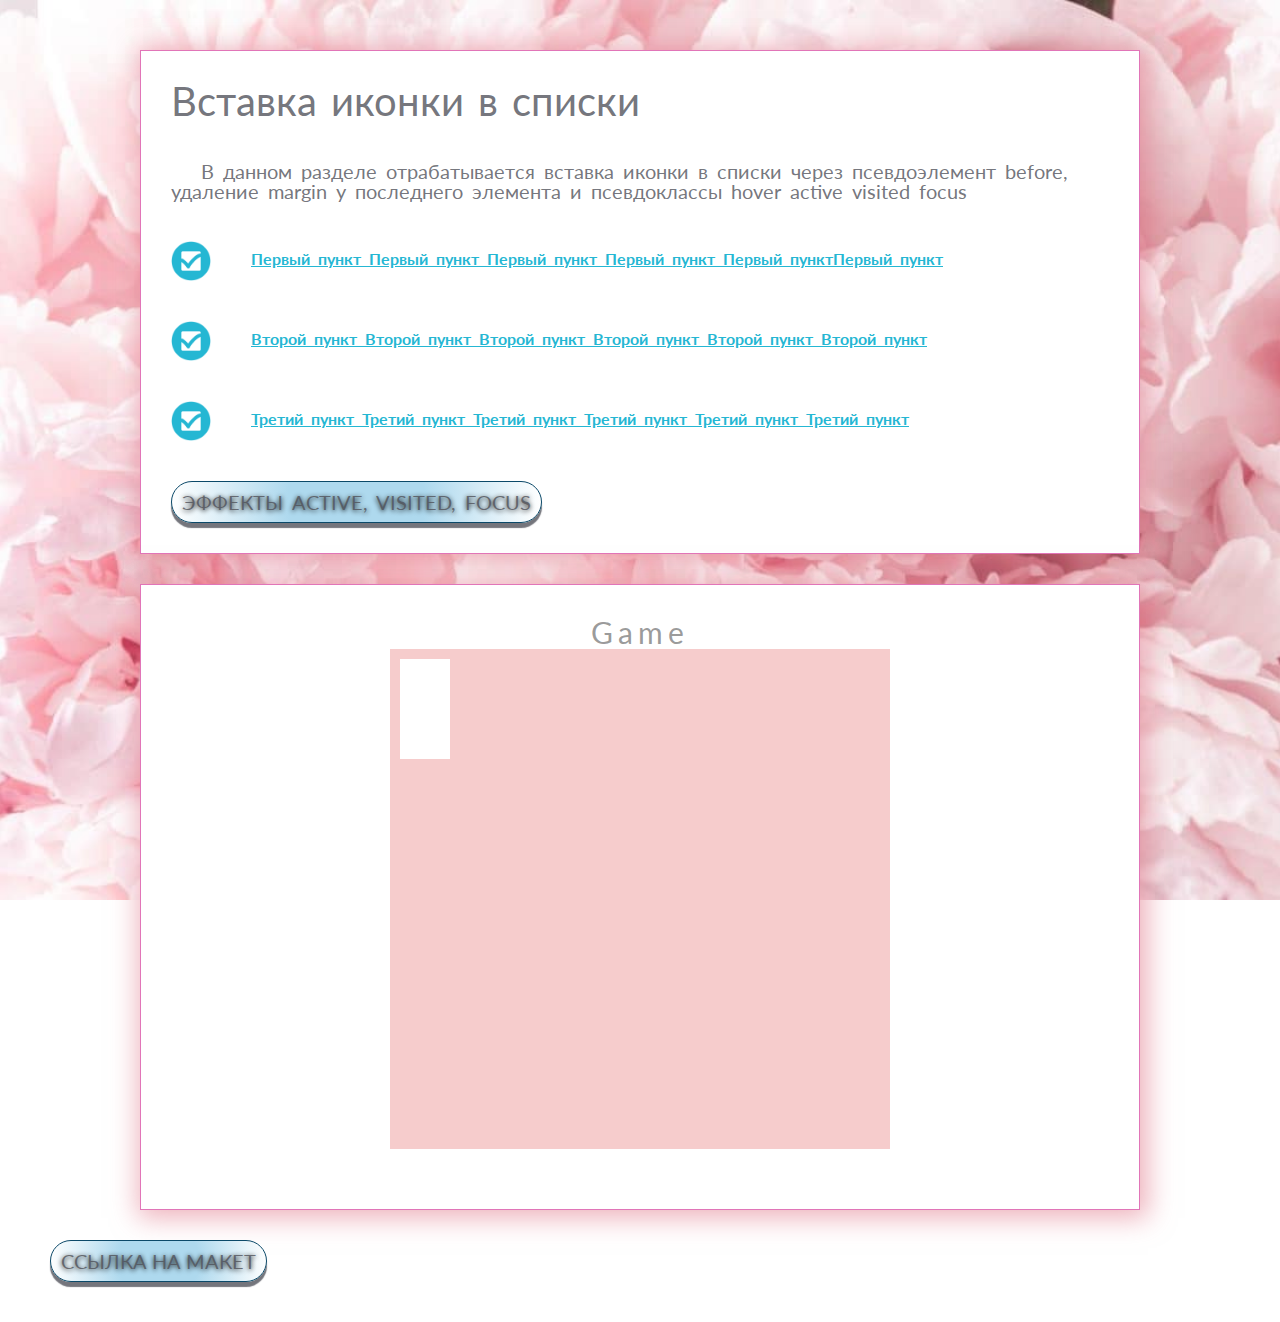
<file: index.html>
<!DOCTYPE html>
<html lang="ru">

<head>
	<meta charset="UTF-8">
	<meta http-equiv="X-UA-Compatible" content="IE=edge">
	<meta name="viewport" content="width=device-width, initial-scale=1.0">
	<link rel="stylesheet" href="css/null.css">
	<link rel="stylesheet" href="css/style.css">
	<title>ДЗ к уроку 9. Повторение + webp</title>
</head>

<body>
	<div class="wrapper">
		<header class="header">Header
		</header>
		<main class="main">
			<div class="part-1 nowr">
				<h2 class="part-1-title">Вставка иконки в списки</h2>
				<p class="part-1-paragrag">В данном разделе отрабатывается вставка иконки в списки через псевдоэлемент
					before, удаление margin у последнего элемента и псевдоклассы hover active visited focus</p>
				<ul>
					<li class="part-1-list">Первый пункт Первый пункт Первый пункт Первый пункт Первый пунктПервый пункт</li>
					<li class="part-1-list">Второй пункт Второй пункт Второй пункт Второй пункт Второй пункт Второй пункт
					</li>
					<li class="part-1-list">Третий пункт Третий пункт Третий пункт Третий пункт Третий пункт Третий пункт
					</li>
				</ul>
				<a href="#header" class="part-1-link">Эффекты active, visited, focus</a>
			</div>
			<div class="part-2 nowr">
				<h2 class="part-2-title">Game</h2>
				<div class="part-2-play">
					<div class="play-1"></div>
					<div class="play-2"></div>
					<div class="play-3"></div>
					<div class="play-4"></div>
					<div class="play-5"></div>
					<div class="play-6"></div>
					<div class="play-7"></div>
					<div class="play-8"></div>
					<div class="play-9"><img src="img/play.jpg" alt=""></div>
				</div>
			</div>
			<div class="link">
				<a href="index2.html" class="maket-link">Ссылка на макет</a>
			</div>
			
		</main>
		<footer class="footer">
Footer
		</footer>
	</div>
</body>

</html>
</file>
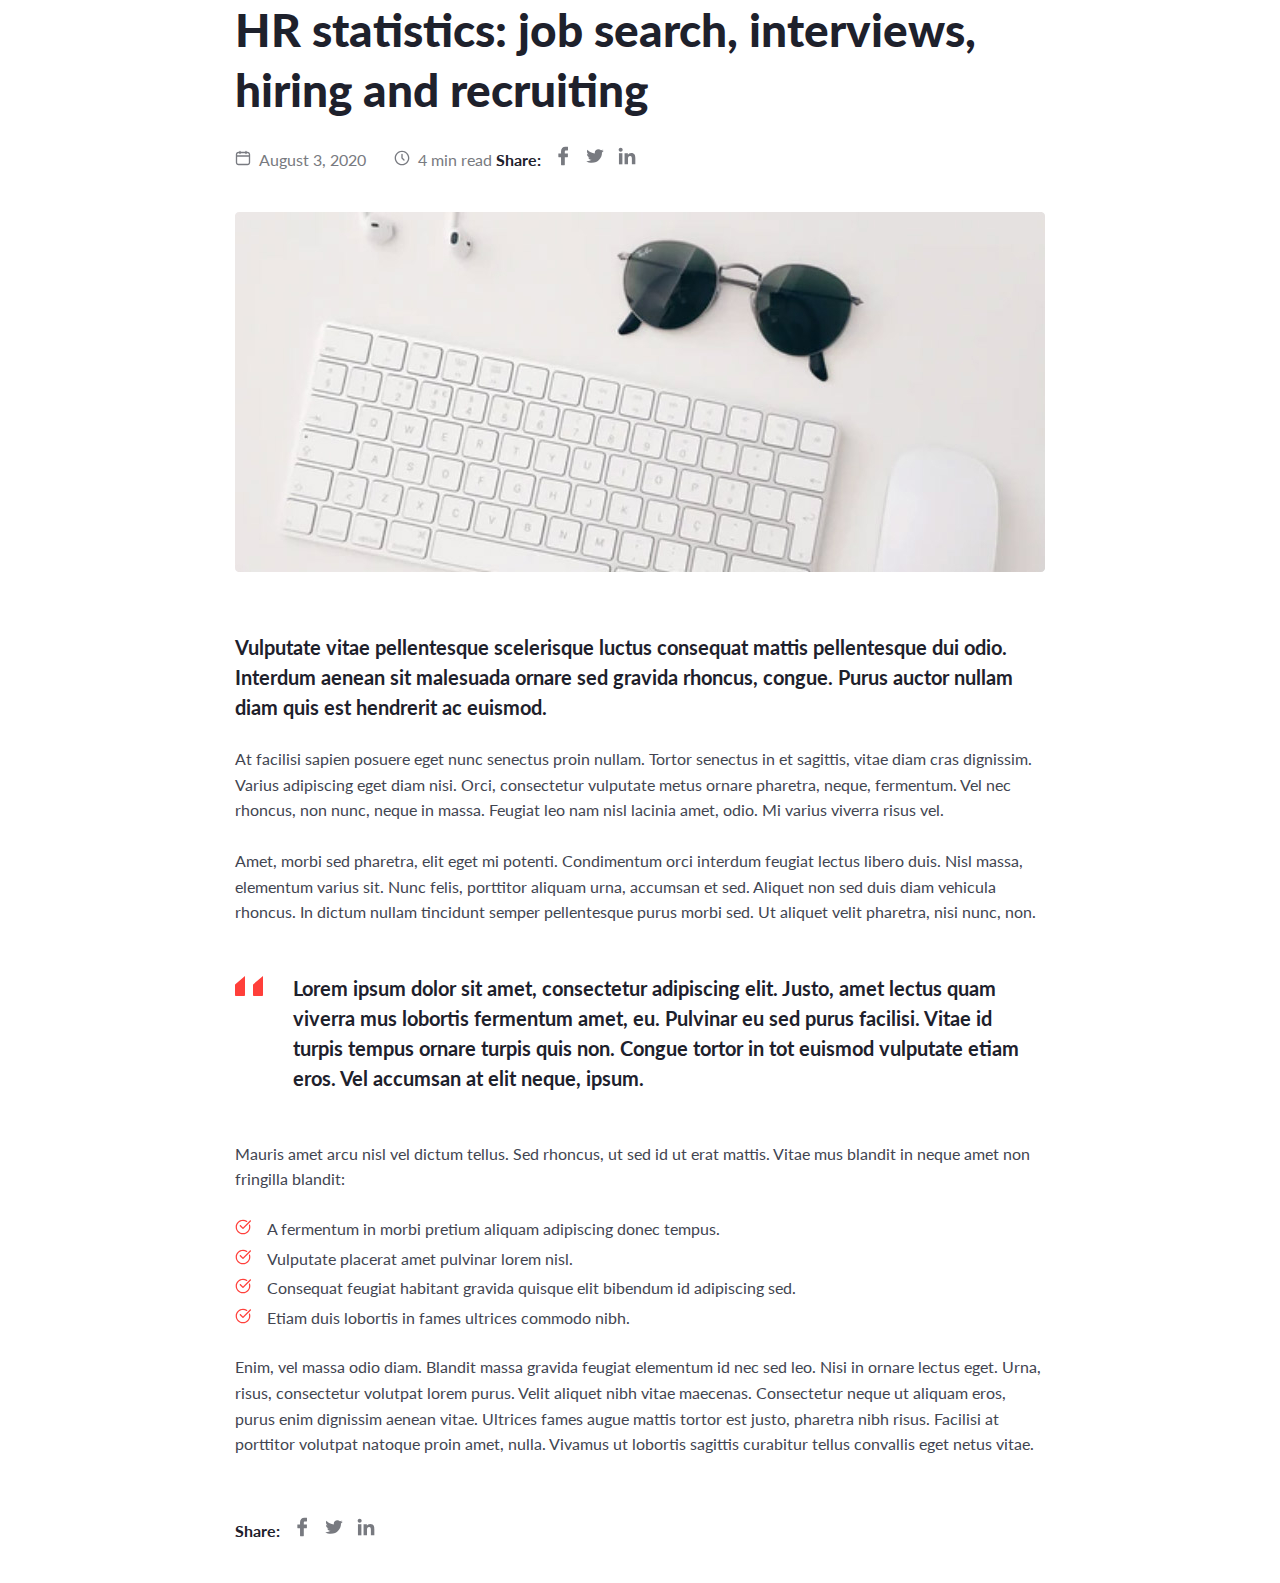
<file: index2.html>
<!DOCTYPE html>
<html lang="en">

<head>
	<meta charset="UTF-8">
	<meta http-equiv="X-UA-Compatible" content="IE=edge">
	<meta name="viewport" content="width=device-width, initial-scale=1.0">
	<link rel="stylesheet" href="css/null.css">
	<link rel="stylesheet" href="css/style.css">
	<title>ДЗ к уроку 9. Макет</title>
</head>

<body>
	<div class="wrapper2">
		<header class="header2">
			<h1 class="maket-title">HR statistics: job search, interviews, hiring and recruiting</h1>
			<div class="date-time">
				<span class="maket-date">August 3, 2020</span>
				<span class="maket-time">4 min read</span>
			</div>
			<div class="share">
				<span>Share:</span>
				<a href="#" class="faceb"></a>
				<a href="#" class="twitt"></a>
				<a href="#" class="in"></a>
			</div>
		</header>
		<main2 class="main2">
			<div class="image">
				<picture>
					<source src="img/maket/main/keyboard.webp" type="image/webp">
					<img src="img/maket/main/keyboard.jpg" alt="The keyboard">
				</picture>
			</div>
			<p class="maket-paragraf-1">Vulputate vitae pellentesque scelerisque luctus consequat mattis pellentesque dui
				odio. Interdum aenean sit malesuada ornare sed gravida rhoncus, congue. Purus auctor nullam diam quis est
				hendrerit ac euismod. </p>
			<div class="maket-paragraf-2-3">
				<p>At facilisi sapien posuere eget nunc senectus proin nullam. Tortor senectus in et sagittis, vitae diam
					cras dignissim. Varius adipiscing eget diam nisi. Orci, consectetur vulputate metus ornare pharetra,
					neque, fermentum. Vel nec rhoncus, non nunc, neque in massa. Feugiat leo nam nisl lacinia amet, odio. Mi
					varius viverra risus vel.
				</p>
				<p>Amet, morbi sed pharetra, elit eget mi potenti. Condimentum orci interdum feugiat lectus libero duis.
					Nisl massa, elementum varius sit. Nunc felis, porttitor aliquam urna, accumsan et sed. Aliquet non sed
					duis diam vehicula rhoncus. In dictum nullam tincidunt semper pellentesque purus morbi sed. Ut aliquet
					velit pharetra, nisi nunc, non.</p>
			</div>
			<p class="maket-paragraf-4">Lorem ipsum dolor sit amet, consectetur adipiscing elit. Justo, amet lectus quam
				viverra mus lobortis fermentum amet, eu. Pulvinar eu sed purus facilisi. Vitae id turpis tempus ornare
				turpis quis non. Congue tortor in tot euismod vulputate etiam eros. Vel accumsan at elit neque, ipsum.</p>
			<p class="maket-paragraf-5">Mauris amet arcu nisl vel dictum tellus. Sed rhoncus, ut sed id ut erat mattis.
				Vitae mus blandit in neque amet non fringilla blandit:</p>
			<ul class="maket-list-6">
				<li class="maket-list-li">A fermentum in morbi pretium aliquam adipiscing donec tempus.</li>
				<li class="maket-list-li">Vulputate placerat amet pulvinar lorem nisl.</li>
				<li class="maket-list-li">Consequat feugiat habitant gravida quisque elit bibendum id adipiscing sed.</li>
				<li class="maket-list-li">Etiam duis lobortis in fames ultrices commodo nibh.</li>
			</ul>
			<p class="maket-paragraf-7">Enim, vel massa odio diam. Blandit massa gravida feugiat elementum id nec sed leo.
				Nisi in ornare lectus eget. Urna, risus, consectetur volutpat lorem purus. Velit aliquet nibh vitae
				maecenas. Consectetur neque ut aliquam eros, purus enim dignissim aenean vitae. Ultrices fames augue mattis
				tortor est justo, pharetra nibh risus. Facilisi at porttitor volutpat natoque proin amet, nulla. Vivamus ut
				lobortis sagittis curabitur tellus convallis eget netus vitae.</p>
				<div class="share">
					<span>Share:</span>
					<a href="#" class="faceb"></a>
					<a href="#" class="twitt"></a>
					<a href="#" class="in"></a>
				</div>
			<footer class="footer2"></footer>
		</main2>
	</div>
</body>

</html>
</file>
<file: css/null.css>
/* Обнуляющий стиль */
*,
*::before,
*::after {
	box-sizing: border-box;
	margin: 0;
	padding: 0;
	border: 0;
}
li {
	list-style: none;
}
a {
	color: inherit;
}
a,
a:visited {
	text-decoration: none;
}
a:hover {
	text-decoration: none;
}
h1,
h2,
h3,
h4,
h5,
h6 {
	font-weight: inherit;
	font-size: inherit;
}
img {
	vertical-align: top;
}

body,
html {
	height: 100%;
	line-height: 1;
}
/* ================================================================ */
</file>
<file: css/style.css>
@import url(https://fonts.googleapis.com/css?family=Lato:regular,700,900);
body {
	font-family: "Lato", sans-serif;
	font-size: 20px;
}
.wrapper {
	min-height: 100%;
	overflow: hidden;
	background-image: url("../img/zast4.jpg");
	background-repeat: no-repeat;
	background-size: cover;
	background-position: center;
	color: #50525acb;
	background-attachment: fixed;
}
.part-1-link {
	display: inline-block;
}
.part-1-title,
.part-1-paragrag,
.part-1-list,
.part-1-link {
	word-spacing: 4px;
	margin: 0 0 40px 0;
}
.nowr {
	background: white;
	max-width: 1000px;
	margin: 30px auto;
	padding: 30px;
	border: 1px solid rgb(225, 117, 184);
	box-shadow: 3px 3px 25px 5px rgba(225, 117, 135, 0.557);
}
.part-1 > *:last-child {
	margin-bottom: 0;
}
.part-1-title {
	font-size: 40px;
}
.part-1-paragrag {
	text-indent: 30px;
}
.part-1-list {
	padding: 0px 0px 0px 80px;
	font-weight: 700;
	text-decoration: underline;
	line-height: 1.3;
	font-size: 16px;
	color: rgb(37, 183, 211);
}
.part-1-list::before {
	content: "";
	display: inline-block;
	width: 40px;
	height: 40px;
	background: url("../img/letter-checkbox.png") 0 0/ 40px no-repeat;
	margin: 0 40px 0 -80px;
	min-height: 40px;
	vertical-align: middle;
}
.part-1-title:hover {
	line-height: 1.5;
	font-size: 45px;
	background: radial-gradient(circle, rgba(238, 174, 202, 1) 0%, rgba(255, 255, 255, 0.4960212201591512) 100%);
	color: white;
	font-weight: 900;
	text-shadow: 3px 3px 15px rgb(11, 73, 105);
}
.part-1-list:hover {
	color: white;
	background: rgba(120, 209, 226, 0.666);
	background: rgb(37, 183, 211);
	text-decoration: none;
}
.part-1-link, .maket-link {
	display: inline-block;
	text-transform: uppercase;
	background: radial-gradient(circle, rgba(174, 217, 238, 1) 37%, rgba(255, 255, 255, 0.4960212201591512) 100%);
	padding: 10px;
	border-radius: 40px;
	border: 1px solid rgb(11, 73, 105);
	box-shadow: 0 5px 1px 0px rgb(116, 117, 124);
	text-shadow: 0px 1px 5px black;
}
.part-1-link:focus, .maket-link:focus {
	box-shadow: 2px 2px 25px 5px rgb(11, 73, 105);
	color: white;
	text-shadow: 1px 1px 5px rgb(11, 73, 105);
}
.part-1-link:visited, .maket-link:visited {
	color: rgb(162, 10, 160);
}
.part-1-link:hover, .maket-link:hover {
	background: rgb(18, 107, 152);
	color: white;
	text-decoration: underline;
	box-shadow: 0 5px 1px 0px rgb(116, 117, 124);
}
.part-1-link:active, .maket-link:active {
	background: rgb(18, 107, 152);
	color: white;
	min-height: 47px;
	box-shadow: inset 0 5px 1px 0px rgb(116, 117, 124);
}
.part-2 {
	min-height: 600px;
	color: rgba(128, 128, 128, 0.789);
}
.part-2-title {
	font-size: 30px;
	letter-spacing: 5px;
	text-align: center;
	max-width: 200px;
	margin: 0 auto;
	padding: 2px;
}
.part-2-play {
	max-width: 500px;
	max-height: 500px;
	background-color: rgba(238, 156, 156, 0.517);
	margin: 0 auto 30px;
	padding: 10px;
}

.play-1:hover::before {
	content: "Start";
	display: block;
	width: 50px;
	height: 25px;
	font-size: 22px;
}
.play-1,
.play-2 {
	width: 50px;
	height: 50px;
	background: white;
}

.play-1:hover + .play-2,
.play-2:hover {
	visibility: visible;
	width: 100%;
}
.play-3 {
	width: 50px;
	height: 50px;
	margin: 0 0 0 auto;
	visibility: hidden;
	background: white;
	display: block;
}
.play-2:hover + .play-3,
.play-3:hover {
	visibility: visible;
}
.play-4 {
	width: 50px;
	height: 50px;
	margin: 0 0 0 auto;
	background: white;
	visibility: hidden;
}
.play-3:hover + .play-4,
.play-4:hover {
	visibility: visible;
	width: 100%;
}

.play-5,
.play-6 {
	width: 50px;
	height: 40px;
	background: white;
	visibility: hidden;
}

.play-4:hover + .play-5,
.play-5:hover {
	visibility: visible;
}
.play-5:hover + .play-6,
.play-6:hover {
	visibility: visible;
	width: 100%;
}
.play-7 {
	width: 30px;
	height: 100px;
	margin: 0 0 0 auto;
	visibility: hidden;
	background: white;
	display: block;
}
.play-6:hover + .play-7,
.play-7:hover {
	visibility: visible;
}
.play-8 {
	width: 30px;
	height: 30px;
	margin: 0 0 0 auto;
	visibility: hidden;
	background: rgb(247, 122, 5);
	display: block;
}
.play-9 {
	visibility: hidden;
	max-width: 500px;
	max-height: 200px;
	margin: 0 auto;
	text-align: center;
	overflow: hidden;
}
.play-7:hover + .play-8,
.play-8:hover {
	visibility: visible;
}
.play-8:hover + .play-9,
.play-9:hover {
	visibility: visible;
}
.link{
	margin: 0 0 20px 50px;
}
.footer, .header {
	opacity: 0;
}
/* ----------------------Макет---------------------------- */
/* ------------------------------------------------------- */
.wrapper2 {
	font-size: 16px;
	line-height: 1.6;
	color: #424551;
	max-width: 810px;
	margin: 0px auto;
}
.maket-title {
	font-size: 46px;
	line-height: 1.3;
	color: #1e212c;
	font-weight: 900;
	margin: 0 0 26px 0;
}
.maket-date {
	color: #787a80;
	display: inline-block;
}
.maket-date::before {
	content: "";
	display: inline-block;
	width: 16px;
	height: 16px;
	background: url("../img/maket/header/icon_date.svg") center no-repeat;
	margin: 0 8px 0 0;
}
.maket-time {
	color: #787a80;
	display: inline-block;
}

.maket-time::before {
	content: "";
	display: inline-block;
	width: 16px;
	height: 16px;
	background: url("../img/maket/header/icon_time.svg") center no-repeat;
	margin: 0 8px 0 24px;
}
.date-time {
	margin: 0 0 40px 0;
	display: inline-block;
}
.share {
	max-width: 141px;
	font-weight: 700;
	color: #1e212c;
	margin: 0 0 40px 0px;
	display: inline-block;
}

.faceb::before {
	content: "";
	display: inline-block;
	width: 20px;
	height: 20px;
	background: url("../img/maket/icon_faceb.svg") center no-repeat;
}
.twitt::before {
	content: "";
	display: inline-block;
	width: 20px;
	height: 20px;
	background: url("../img/maket/icon_twitt.svg") center no-repeat;
}
.in::before {
	content: "";
	display: inline-block;
	width: 20px;
	height: 20px;
	background: url("../img/maket/icon_in.svg") center no-repeat;
}
.share span, .faceb, .twitt{
	padding-right: 8px;
}
.image {
	margin: 0 0 60px 0;
}
.maket-paragraf-1 {
	font-weight: 700;
	font-size: 20px;
	line-height: 1.5;
	color: #1e212c;
	margin: 0 0 24px 0;
}
.maket-paragraf-2-3 {
	margin: 0 0 48px 0;
}
.maket-paragraf-2-3 *:not(:last-child) {
	margin: 0 0 25px 0;
}
.maket-paragraf-4 {
	font-weight: 700;
	font-size: 20px;
	line-height: 1.5;
	margin: 0 0 48px 0;
	color: #1e212c;
	padding-left: 58px;
}
.maket-paragraf-4::before {
	content: "";
	display: inline-block;
	width: 28px;
	height: 20px;
	background: url("../img/maket/main/icon_quotes.svg") left center no-repeat,
		url("../img/maket/main/icon_quotes.svg") right center no-repeat;
	margin-right: 30px;
	margin-left: -58px;
}
.maket-paragraf-5 {
	margin: 0 0 24px 0;
}
.maket-list-6 {
	margin: 0 0 24px 0;
}
.maket-list-li {
	padding: 0 0 0 32px;
	margin-bottom: 4px;
}
.maket-list-6 li:last-child {
	margin-bottom: 0;
}

.maket-list-li::before {
	content: "";
	display: inline-block;
	width: 16px;
	height: 16px;
	min-height: 16px;
	background: url("../img/maket/main/icon_list.svg") center/16px no-repeat;
	margin: 0 16px 0 -32px;
}
.maket-paragraf-7 {
	margin: 0 0 60px 0;
}
</file>
